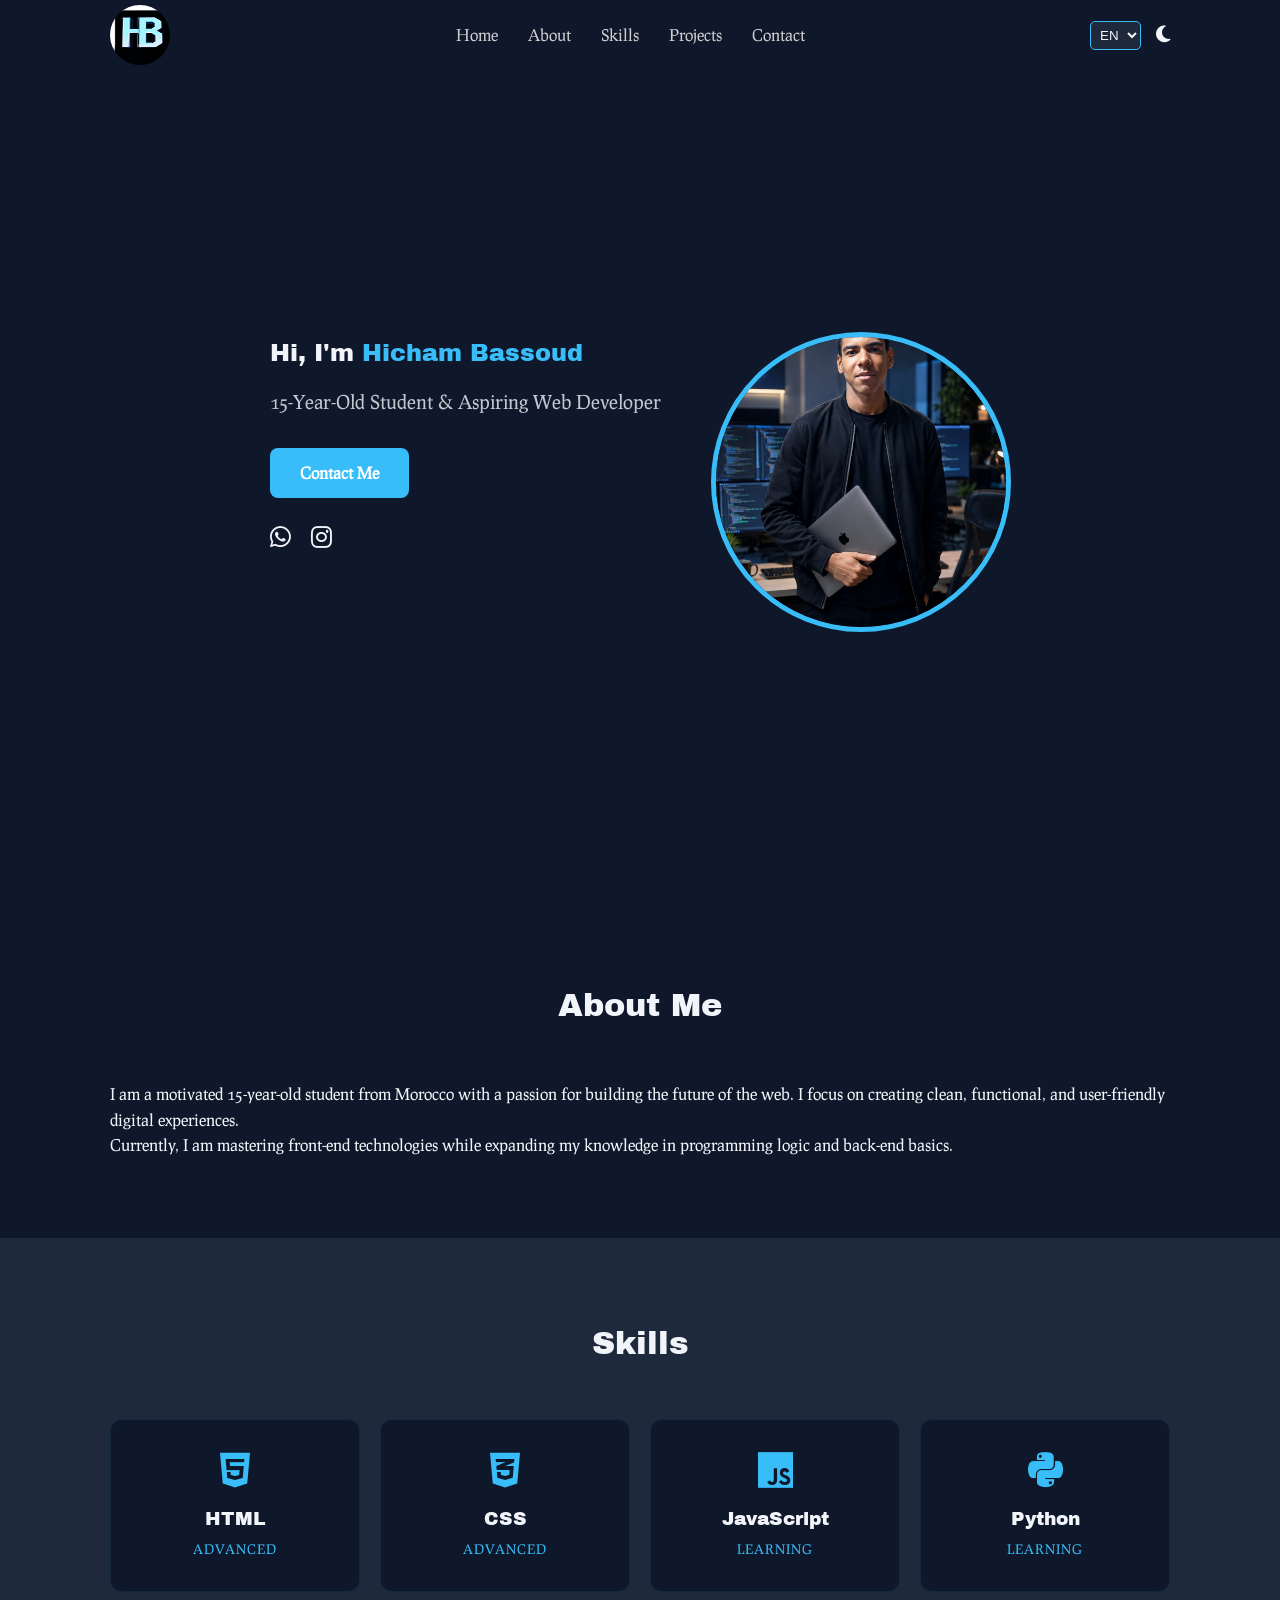
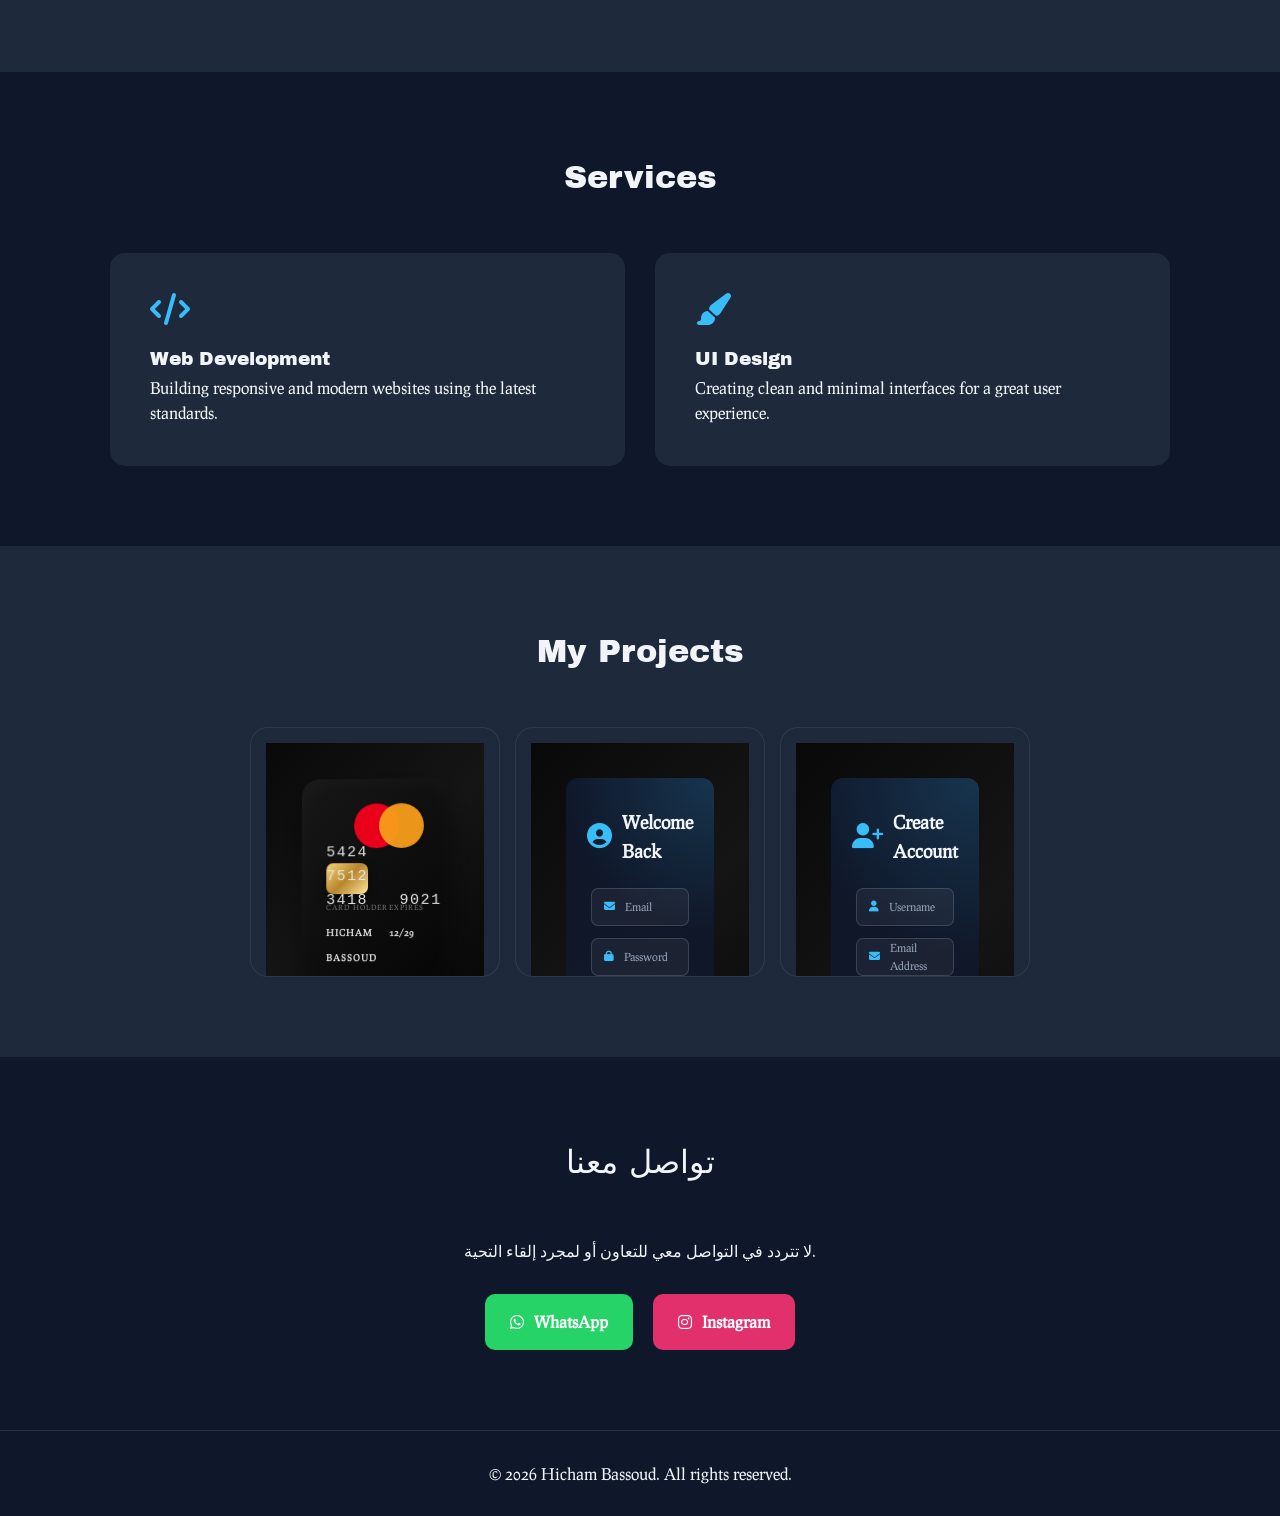
<file: index.html>
<!DOCTYPE html>
<html lang="en" data-theme="dark">

<head>

    <meta charset="UTF-8">

    <meta name="viewport" content="width=device-width, initial-scale=1.0">

    <title>Hicham Bassoud | Web Developer</title>

    <link rel="stylesheet" href="style.css">

    <!-- Icons -->
    <link rel="stylesheet"
          href="https://cdnjs.cloudflare.com/ajax/libs/font-awesome/6.4.0/css/all.min.css">

    <!-- Fonts -->
    <link href="https://fonts.googleapis.com/css2?family=Inter:wght@300;400;600;700&family=Tajawal:wght@400;700&display=swap"
          rel="stylesheet">

    <link rel="preconnect" href="https://fonts.googleapis.com">

    <link rel="preconnect" href="https://fonts.gstatic.com" crossorigin>

    <link href="https://fonts.googleapis.com/css2?family=Inter:wght@400;500;600;700;800&display=swap"
          rel="stylesheet">

</head>


<body>


    <!-- ================= NAVIGATION ================= -->

    <nav>

        <div class="container nav-container">

            <div class="img_logo">

                <img src="logo.jpg" alt="Hicham Bassoud Logo">

            </div>


            <ul class="nav-links">

                <li>
                    <a href="#home" data-i18n="nav-home">
                        Home
                    </a>
                </li>

                <li>
                    <a href="#about" data-i18n="nav-about">
                        About
                    </a>
                </li>

                <li>
                    <a href="#skills" data-i18n="nav-skills">
                        Skills
                    </a>
                </li>

                <li>
                    <a href="#projects" data-i18n="nav-projects">
                        Projects
                    </a>
                </li>

                <li>
                    <a href="#contact" data-i18n="nav-contact">
                        Contact
                    </a>
                </li>

            </ul>


            <div class="nav-btns">

                <select id="lang-switcher">

                    <option value="en">EN</option>

                    <option value="fr">FR</option>

                    <option value="ar">AR</option>

                </select>


                <button id="theme-toggle">

                    <i class="fas fa-moon"></i>

                </button>


                <div class="hamburger">

                    <span></span>
                    <span></span>
                    <span></span>

                </div>

            </div>

        </div>

    </nav>



    <!-- ================= HERO SECTION ================= -->

    <section id="home" class="hero">

        <div class="container">

            <div class="hero-content">

                <h1 data-i18n="hero-title">

                    Hi, I'm
                    <span class="highlight">
                        Hicham Bassoud
                    </span>

                </h1>


                <p class="subtitle" data-i18n="hero-subtitle">

                    15-Year-Old Student & Aspiring Web Developer

                </p>


                <div class="hero-btns">

                    <a href="#contact"
                       class="btn primary"
                       data-i18n="btn-contact">

                        Contact Me

                    </a>


                    <div class="social-icons">

                        <a href="https://wa.me/212751402319"
                           target="_blank">

                            <i class="fab fa-whatsapp"></i>

                        </a>


                        <a href="https://www.instagram.com/alpha_x___00?igsi=Ym5qM2xybjVmcWQw"
                           target="_blank">

                            <i class="fab fa-instagram"></i>

                        </a>

                    </div>

                </div>

            </div>


            <div class="hero-img">

                <div class="img-border">

                    <img src="Program.jpg"
                         alt="Programming">

                </div>

            </div>

        </div>

    </section>



    <!-- ================= ABOUT SECTION ================= -->

    <section id="about">

        <div class="container">

            <h2 class="section-title"
                data-i18n="about-title">

                About Me

            </h2>


            <div class="about-grid">

                <div class="about-text">

                    <p data-i18n="about-p1">

                        I am a motivated 15-year-old student from Morocco
                        with a passion for building the future of the web.
                        I focus on creating clean, functional, and
                        user-friendly digital experiences.

                    </p>


                    <p data-i18n="about-p2">

                        Currently, I am mastering front-end technologies
                        while expanding my knowledge in programming logic
                        and back-end basics.

                    </p>

                </div>

            </div>

        </div>

    </section>



    <!-- ================= SKILLS SECTION ================= -->

    <section id="skills" class="bg-alt">

        <div class="container">

            <h2 class="section-title"
                data-i18n="skills-title">

                Skills

            </h2>


            <div class="skills-grid">


                <div class="skill-card">

                    <i class="fab fa-html5"></i>

                    <h3>
                        HTML
                    </h3>

                    <span class="level"
                          data-i18n="lvl-adv">

                        Advanced

                    </span>

                </div>



                <div class="skill-card">

                    <i class="fab fa-css3-alt"></i>

                    <h3>
                        CSS
                    </h3>

                    <span class="level"
                          data-i18n="lvl-adv">

                        Advanced

                    </span>

                </div>



                <div class="skill-card">

                    <i class="fab fa-js"></i>

                    <h3>
                        JavaScript
                    </h3>

                    <span class="level"
                          data-i18n="lvl-learn">

                        Learning

                    </span>

                </div>



                <div class="skill-card">

                    <i class="fab fa-python"></i>

                    <h3>
                        Python
                    </h3>

                    <span class="level"
                          data-i18n="lvl-learn">

                        Learning

                    </span>

                </div>


            </div>

        </div>

    </section>



    <!-- ================= SERVICES SECTION ================= -->

    <section id="services">

        <div class="container">

            <h2 class="section-title"
                data-i18n="services-title">

                Services

            </h2>


            <div class="services-grid">


                <div class="service-item">

                    <i class="fas fa-code"></i>

                    <h3 data-i18n="ser-1-t">

                        Web Development

                    </h3>

                    <p data-i18n="ser-1-d">

                        Building responsive and modern websites
                        using the latest standards.

                    </p>

                </div>



                <div class="service-item">

                    <i class="fas fa-paint-brush"></i>

                    <h3 data-i18n="ser-2-t">

                        UI Design

                    </h3>

                    <p data-i18n="ser-2-d">

                        Creating clean and minimal interfaces
                        for a great user experience.

                    </p>

                </div>


            </div>

        </div>

    </section>



    <!-- ================= PROJECTS SECTION ================= -->

    <section id="projects" class="bg-alt">

        <div class="container">

            <h2 class="section-title"
                data-i18n="projects-title">

                My Projects

            </h2>


            <div class="projects-grid">



                <!-- ================= PROJECT 01 ================= -->

                <div class="project-card">


                    <div class="project-image">

                        <div class="mastercard-preview">


                            <div class="mc-logo">

                                <span></span>
                                <span></span>

                            </div>


                            <div class="mc-chip"></div>


                            <div class="mc-number">

                                5424&nbsp;&nbsp;
                                7512&nbsp;&nbsp;
                                3418&nbsp;&nbsp;
                                9021

                            </div>


                            <div class="mc-bottom">


                                <div>

                                    <small>
                                        CARD HOLDER
                                    </small>

                                    <strong>
                                        HICHAM BASSOUD
                                    </strong>

                                </div>


                                <div>

                                    <small>
                                        EXPIRES
                                    </small>

                                    <strong>
                                        12/29
                                    </strong>

                                </div>


                            </div>

                        </div>

                    </div>



                    <div class="project-content">


                        <div class="project-top">

                            <span class="project-category">
                                Web Design
                            </span>

                            <span class="project-number">
                                01
                            </span>

                        </div>


                        <h3>
                            Mastercard UI
                        </h3>


                        <p>

                            A modern and realistic Mastercard interface
                            created with HTML and CSS, focusing on clean
                            design, responsive layout and visual details.

                        </p>


                        <div class="project-tech">

                            <span>HTML</span>
                            <span>CSS</span>
                            <span>Responsive</span>

                        </div>


                        <div class="project-actions">


                            <a href="Mastercard/index.html"
                               target="_blank"
                               class="project-btn project-primary">

                                View Project

                                <i class="fas fa-arrow-right"></i>

                            </a>


                            <a href="Mastercard/index.html"
                               target="_blank"
                               class="project-icon">

                                <i class="fas fa-up-right-from-square"></i>

                            </a>


                        </div>

                    </div>

                </div>



                <!-- ================= PROJECT 02 ================= -->

                <div class="project-card">


                    <div class="project-image">


                        <div class="login-preview">


                            <div class="login-preview-title">

                                <i class="fas fa-user-circle"></i>

                                <span>
                                    Welcome Back
                                </span>

                            </div>


                            <div class="login-input">

                                <i class="fas fa-envelope"></i>

                                <span>
                                    Email
                                </span>

                            </div>


                            <div class="login-input">

                                <i class="fas fa-lock"></i>

                                <span>
                                    Password
                                </span>

                            </div>


                            <div class="login-forgot">

                                Forgot Password?

                            </div>


                            <div class="login-button">

                                LOGIN

                            </div>


                            <div class="login-signup">

                                Don't have an account?

                                <span>
                                    Sign Up
                                </span>

                            </div>


                        </div>

                    </div>



                    <div class="project-content">


                        <div class="project-top">

                            <span class="project-category">
                                Web Design
                            </span>

                            <span class="project-number">
                                02
                            </span>

                        </div>


                        <h3>
                            Login
                        </h3>


                        <p>

                            A clean and modern login page built with
                            HTML and CSS, featuring a simple interface,
                            smooth animations and responsive design.

                        </p>


                        <div class="project-tech">

                            <span>HTML</span>
                            <span>CSS</span>
                            <span>Responsive</span>

                        </div>


                        <div class="project-actions">


                            <a href="Login/index.html"
                               target="_blank"
                               class="project-btn project-primary">

                                View Project

                                <i class="fas fa-arrow-right"></i>

                            </a>


                            <a href="Login/index.html"
                               target="_blank"
                               class="project-icon">

                                <i class="fas fa-up-right-from-square"></i>

                            </a>


                        </div>

                    </div>

                </div>



                <!-- ================= PROJECT 03 ================= -->

                <div class="project-card">


                    <div class="project-image">


                        <div class="login-preview">


                            <div class="login-preview-title">

                                <i class="fas fa-user-plus"></i>

                                <span>
                                    Create Account
                                </span>

                            </div>


                            <div class="login-input">

                                <i class="fas fa-user"></i>

                                <span>
                                    Username
                                </span>

                            </div>


                            <div class="login-input">

                                <i class="fas fa-envelope"></i>

                                <span>
                                    Email Address
                                </span>

                            </div>


                            <div class="login-input">

                                <i class="fas fa-lock"></i>

                                <span>
                                    Create Password
                                </span>

                            </div>


                            <div class="login-input">

                                <i class="fas fa-shield-alt"></i>

                                <span>
                                    Confirm Password
                                </span>

                            </div>


                            <div class="login-button">

                                CREATE ACCOUNT

                            </div>


                            <div class="login-signup">

                                Already have an account?

                                <span>
                                    Login
                                </span>

                            </div>


                        </div>

                    </div>



                    <div class="project-content">


                        <div class="project-top">

                            <span class="project-category">
                                Web Design
                            </span>

                            <span class="project-number">
                                03
                            </span>

                        </div>


                        <h3>
                            Login Form
                        </h3>


                        <p>

                            A modern and stylish login form created with
                            HTML and CSS, featuring clean input fields,
                            smooth animations and a responsive design.

                        </p>


                        <div class="project-tech">

                            <span>HTML</span>
                            <span>CSS</span>
                            <span>Responsive</span>

                        </div>


                        <div class="project-actions">


                            <a href="Login%20Form/index.html"
                               target="_blank"
                               class="project-btn project-primary">

                                View Project

                                <i class="fas fa-arrow-right"></i>

                            </a>


                            <a href="Login%20Form/index.html"
                               target="_blank"
                               class="project-icon"
                               aria-label="Open Login Form">

                                <i class="fas fa-up-right-from-square"></i>

                            </a>


                        </div>

                    </div>

                </div>


            </div>

        </div>

    </section>



    <!-- ================= CONTACT SECTION ================= -->

    <section id="contact">

        <div class="container">


            <h2 class="section-title"
                data-i18n="contact-title">

                تواصل معنا

            </h2>


            <div class="contact-wrapper">


                <div class="contact-info">


                    <p data-i18n="contact-p">

                        لا تتردد في التواصل معي للتعاون
                        أو لمجرد إلقاء التحية.

                    </p>


                    <div class="contact-links">


                        <a href="https://wa.me/212751402319"
                           class="contact-btn wa">

                            <i class="fab fa-whatsapp"></i>

                            WhatsApp

                        </a>


                        <a href="https://www.instagram.com/alpha_x___00?igsi=Ym5qM2xybjVmcWQw"
                           class="contact-btn ig">

                            <i class="fab fa-instagram"></i>

                            Instagram

                        </a>


                    </div>

                </div>

            </div>

        </div>

    </section>



    <!-- ================= FOOTER ================= -->

    <footer>

        <p>

            &copy; 2026 Hicham Bassoud.

            <span data-i18n="footer">

                All rights reserved.

            </span>

        </p>

    </footer>



    <!-- JavaScript -->

    <script src="script.js"></script>


</body>

        </html>
</file>
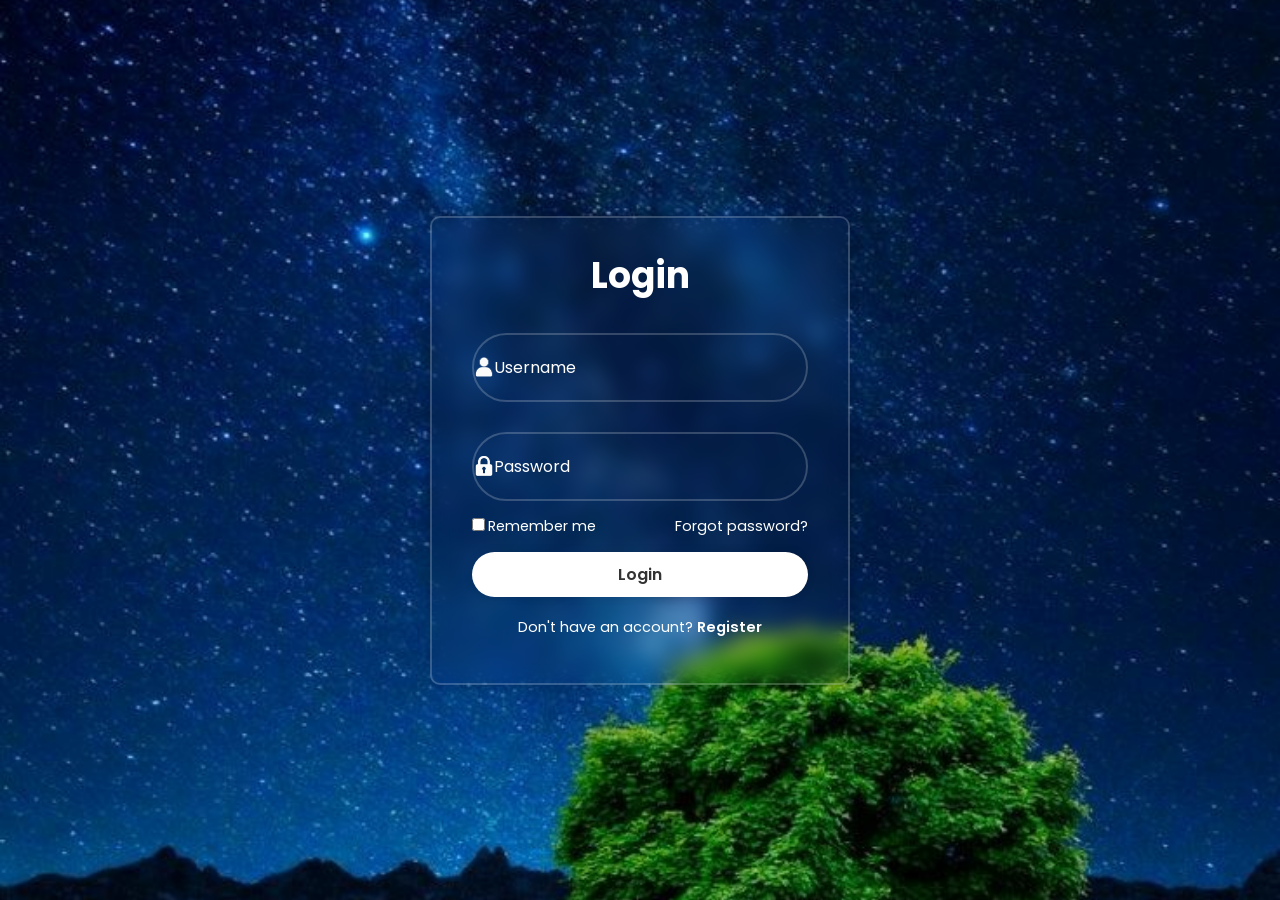
<file: Login Form/index.html>
<!DOCTYPE html>
<html lang="en">
<head>
  <meta charset="UTF-8">
  <meta name="viewport" content="width=device-width, initial-scale=1.0">
  <title>Login Form | Zyrox_web</title>
  <link rel="stylesheet" href="style.css">
</head>
<body>
  <div class="wrapper">
    <form action="#">
      <h1>Login</h1>
      <div class="input-box">
        <img src="User.png" alt="Icon Username"/>
        <input type="text" placeholder="Username" required/>
      </div>
      <div class="input-box">
        <img src="Look.png" alt="Icon password"/>
        <input type="password" placeholder="Password" required/>
      </div>
      <div class="remember-forgot">
        <label><input type="checkbox"/>Remember me</label> 
        <a href="#">Forgot password?</a>
      </div>
      <button type="submit" class="btn">Login</button>
      <div class="register-link">
        <p>Don't have an account? <a href="#">Register</a></p>
      </div>
      </div> 
    </form>
  </div>
</body>
</html>
</file>
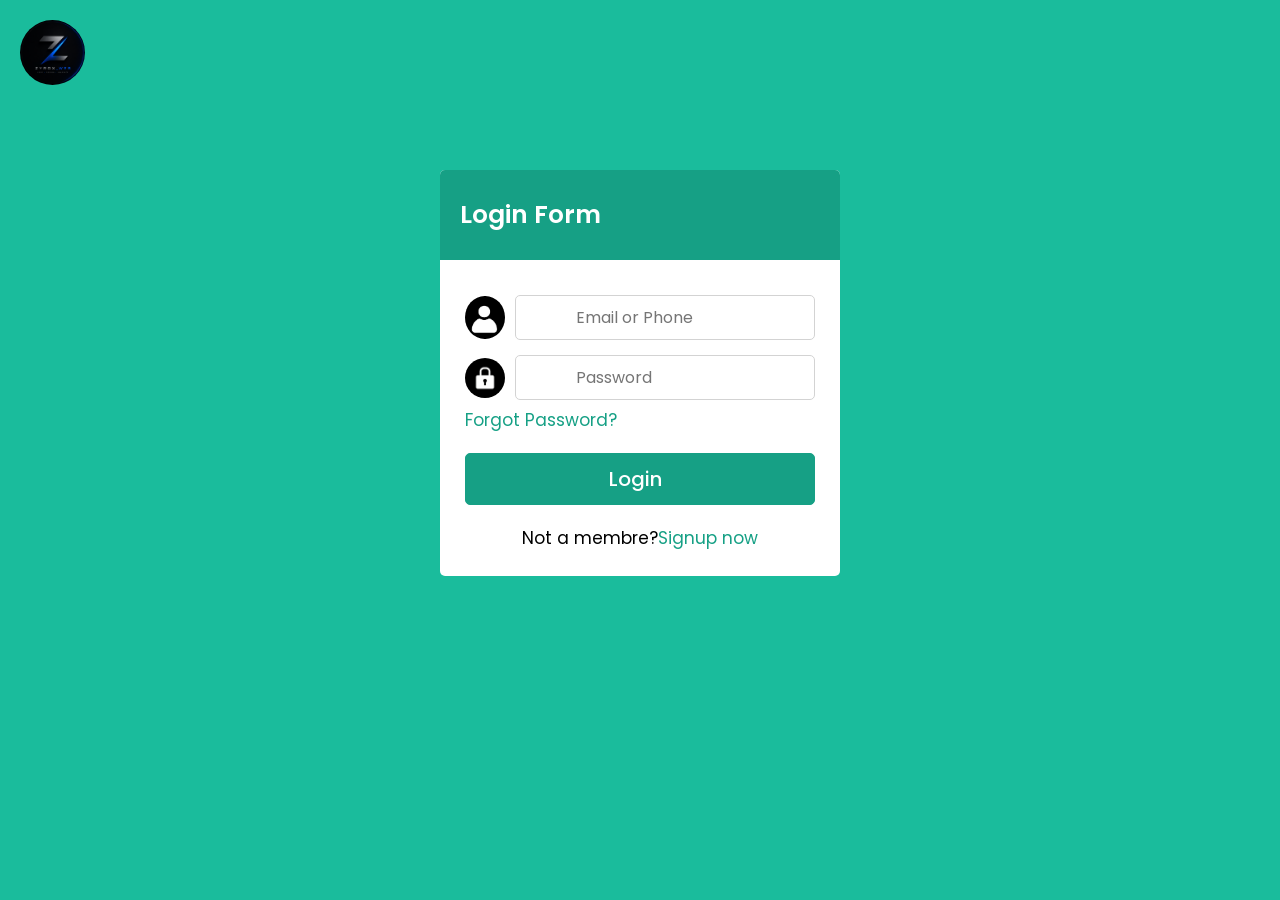
<file: Login/index.html>
<!DOCTYPE html>
<html lang="en">
<head>
  <meta charset="UTF-8">
  <meta name="viewport" content="width=device-width, initial-scale=1.0">
  <title>Login Form | Zyrox_web </title>
  <link rel="stylesheet" href="style.css">
</head>
<body>
  <div class="containe">
     <div class="Logo">
    <img src="Logo.png" alt="Logo Zyrox_web"/>
    </div>

    <div class="wrapper">
      <div class="title"><span>Login Form</span></div>
      <form action="#">
        
      <!-- أيقونة المتخدم---> 
      <div class="row">
        <img src="Icon.jpg" width="40"/>
        <i class="fas fa-user"></i>
        <input type="text" placeholder="Email or Phone" required>
      </div>
      <!--أيقونة القفل---> 
      <div class="row">
        <img src="Look.jpg" width="40"/>
        <i class="fas fa-lock"></i>
        <input type="password" placeholder="Password" required>
      </div> 
      <!-- أيقونة الدخول أو لتسجسل--> 
      <div class="pass"><a href="#">Forgot Password?</a></div>
      <div class="message">
        <input type="submit" value="Login"/>
      </div> 
      <div class="signup-link">Not a membre?<a href="#">Signup now</a></div>
    </form>
  </div>
</body>
</html>
</file>
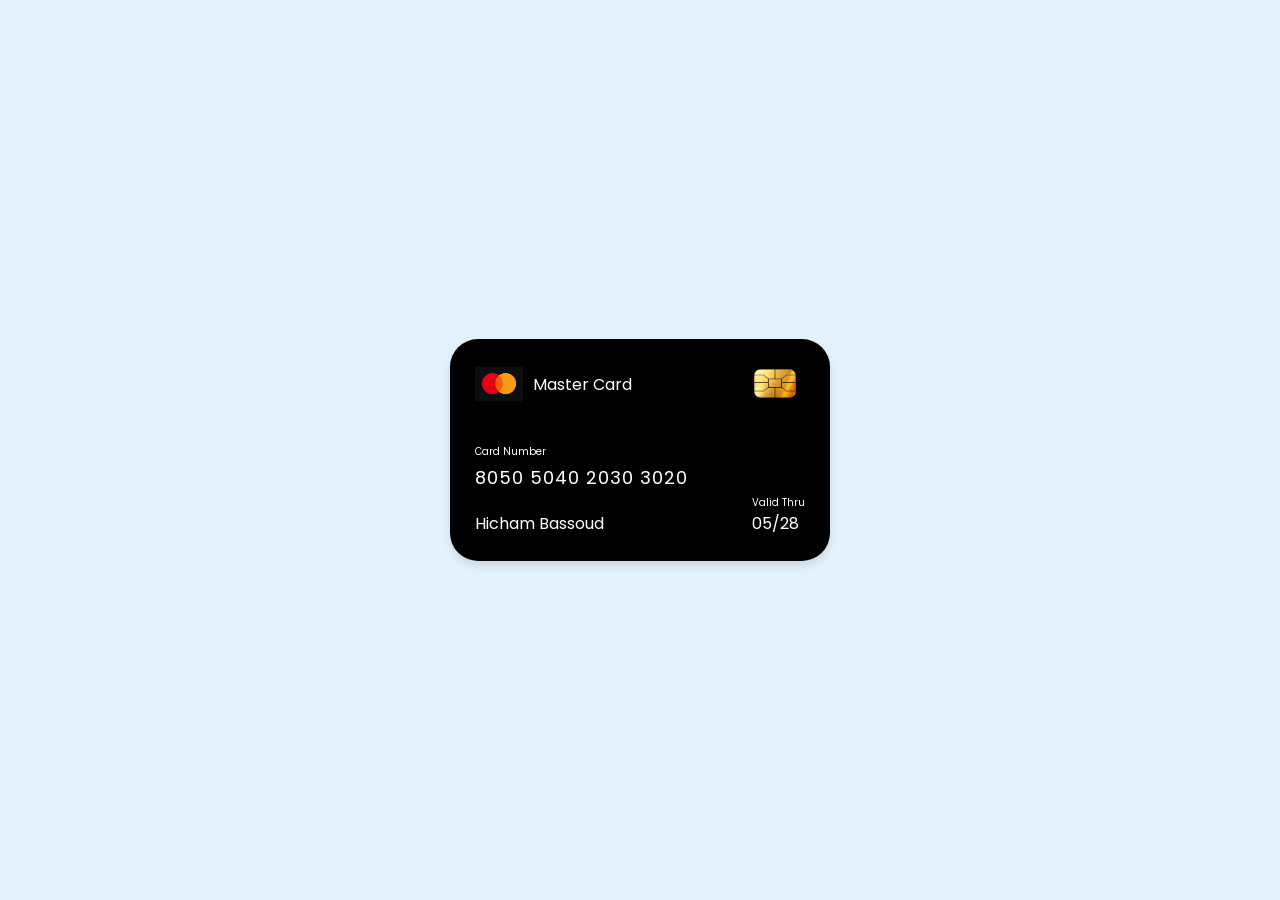
<file: Mastercard/index.html>
<!DOCTYPE html>
<html lang="en">
<head>
    <meta charset="UTF-8">
    <title>Credit Card Ui Desin</title>
    <link rel="stylesheet" href="style.css">
</head>
<body>
    <div class="container">
        <header>
            <span class="logo">
              <img src="Logo.png">
              <h5>Master Card</h5>
            </span>
            <img src="Photo.png" alt="" class="chip"/>
        </header>
        
        <div class="card-details">
            <div class="name-number">
                <h6>Card Number</h6>
                <h5 class="number">8050 5040 2030 3020</h5>
                <h5 class="name">Hicham Bassoud</h5>
            </div>
            <div class="valid-data">
                <h6>Valid Thru</h6>
                <h5>05/28</h5>
            </div>
        </div>
    </div>

</body>
</html>
</file>
<file: style.css>
@import url('https://fonts.googleapis.com/css2?family=Archivo+Black&display=swap');
@import url('https://fonts.googleapis.com/css2?family=Prociono&display=swap');
h1, h2, h3 {
    font-family: 'Archivo Black', sans-serif;
    font-weight: 400;
}
:root {
    --bg-color: #0f172a;
    --text-color: #f1f5f9;
    --accent-color: #38bdf8;
    --card-bg: #1e293b;
    --section-padding: 80px 20px;
    --transition: all 0.3s ease;
}

[data-theme="light"] {
    --bg-color: #f8fafc;
    --text-color: #0f172a;
    --accent-color: #0284c7;
    --card-bg: #ffffff;
}

* {
    margin: 0;
    padding: 0;
    box-sizing: border-box;
}

html {
    scroll-behavior: smooth;
}

body {
    font-family: 'Prociono', serif;
    background-color: var(--bg-color);
    color: var(--text-color);
    line-height: 1.6;
    transition: var(--transition);
}

[lang="ar"] body {
    font-family: 'Tajawal', sans-serif;
    direction: rtl;
}

.container {
    max-width: 1100px;
    margin: 0 auto;
    padding: 0 20px;
}

/* Nav */
nav {
    height: 70px;
    display: flex;
    align-items: center;
    position: fixed;
    top: 0;
    width: 100%;
    background: var(--bg-color);
    z-index: 1000;
    box-shadow: 0 2px 10px rgba(255, 0, 0, 0);
}

.nav-container {
    display: flex;
    justify-content: space-between;
    align-items: center;
    width: 100%;
}

.logo {
    font-size: 1.5rem;
    font-weight: 700;
}

.logo span { color: var(--accent-color); }

.nav-links {
    display: flex;
    list-style: none;
    gap: 30px;
}

.nav-links a {
    text-decoration: none;
    color: #CDCDCF;
    font-weight: 500;
    transition: var(--transition);
}

.nav-links a:hover {
    border-bottom: 3px solid #FFE300;
    color: #FFFFFF;
}

.nav-btns {
    display: flex;
    align-items: center;
    gap: 15px;
}

#lang-switcher {
    background: var(--card-bg);
    color: var(--text-color);
    border: 1px solid var(--accent-color);
    padding: 5px;
    border-radius: 5px;
    cursor: pointer;
}

#theme-toggle {
    background: none;
    border: none;
    color: var(--text-color);
    font-size: 1.2rem;
    cursor: pointer;
}

/* Hero */
.hero {
    height: 100vh;
    display: flex;
    align-items: center;
    padding-top: 70px;
}

.hero .container {
    display: flex;
    align-items: center;
    justify-content: space-between;
    gap: 50px;
}

.highlight { color: var(--accent-color); }

.subtitle {
    font-size: 1.2rem;
    margin: 15px 0 30px;
    opacity: 0.8;
}
.hero-img img {
    width: 300px;
    height: 300px;
    border-radius: 50%;
    object-fit: cover;
    border: 5px solid var(--accent-color);
    position: relative;
    top: 40px;
}
.container nav-container.img_logo {
    width: 280px;
    height: 180px;
}
.img_logo {
    height: 60px;
    width: 60px;
    border-radius: 50%;
}
.img_logo img {
    width: 60px;
    height: 60px;
    border-radius: 50%;
    display: block;
} 
.btn {
    padding: 12px 30px;
    border-radius: 8px;
    text-decoration: none;
    font-weight: 600;
    display: inline-block;
    transition: var(--transition);
}

.btn.primary {
    background: var(--accent-color);
    color: #fff;
}

.btn.primary:hover { transform: translateY(-3px); opacity: 0.9; }

.social-icons {
    margin-top: 20px;
    display: flex;
    gap: 20px;
}

.social-icons a {
    font-size: 1.5rem;
    color: var(--text-color);
    transition: var(--transition);
}

.social-icons a:hover { color: var(--accent-color); }

/* Sections */
section { padding: var(--section-padding); }
.bg-alt { background-color: var(--card-bg); }
.section-title {
    text-align: center;
    font-size: 2rem;
    margin-bottom: 50px;
}

/* Skills */
.skills-grid {
    display: grid;
    grid-template-columns: repeat(auto-fit, minmax(150px, 1fr));
    gap: 20px;
}

.skill-card {
    background: var(--bg-color);
    padding: 30px;
    text-align: center;
    border-radius: 12px;
    border: 1px solid rgba(56, 189, 248, 0.1);
}

.skill-card i {
    font-size: 2.5rem;
    color: var(--accent-color);
    margin-bottom: 15px;
}

.level {
    font-size: 0.8rem;
    text-transform: uppercase;
    letter-spacing: 1px;
    color: var(--accent-color);
}

/* Services */
.services-grid {
    display: grid;
    grid-template-columns: repeat(auto-fit, minmax(280px, 1fr));
    gap: 30px;
}

.service-item {
    background: var(--card-bg);
    padding: 40px;
    border-radius: 15px;
    transition: var(--transition);
}

.service-item i {
    font-size: 2rem;
    margin-bottom: 20px;
    color: var(--accent-color);
}

/* Contact */
.contact-wrapper {
    text-align: center;
    max-width: 600px;
    margin: 0 auto;
}

.contact-links {
    display: flex;
    justify-content: center;
    gap: 20px;
    margin-top: 30px;
    flex-wrap: wrap;
}

.contact-btn {
    padding: 15px 25px;
    border-radius: 10px;
    text-decoration: none;
    color: white;
    font-weight: bold;
    display: flex;
    align-items: center;
    gap: 10px;
}

.wa { background: #25D366; }
.ig { background: #E1306C; }

/* Mobile Menu */
.hamburger { display: none; cursor: pointer; }
.hamburger span {
    display: block;
    width: 25px;
    height: 3px;
    background: var(--text-color);
    margin: 5px 0;
}

@media (max-width: 768px) {
    .nav-links {
        display: none; /* Add JS to toggle this */
    }
    .hamburger { display: block; }
    .hero .container { flex-direction: column-reverse; text-align: center; }
    .hero-img img { width: 200px; height: 200px; }
}

footer {
    text-align: center;
    padding: 30px;
    border-top: 1px solid rgba(255,255,255,0.1);
} 
/* =========================
   PROJECTS SECTION
========================= */
.projects-grid {
    display: grid;
    grid-template-columns: repeat(3, 250px);
    justify-content: center;
    gap: 15px;
    width: 100%;
    margin-top: 45px;
}

.project-card {
    width: 250px;
    height: 250px;
    overflow: hidden;
    background: var(--card-bg);
    border: 1px solid rgba(255,255,255,0.08);
    border-radius: 18px;
    padding: 15px;
    margin: 0;
    box-sizing: border-box;
    transition: 0.4s ease;
} 

.project-card:hover {
    transform: translateY(-10px);
    border-color: var(--accent-color);
    box-shadow: 0 20px 50px rgba(0,0,0,0.35);
}

/* Mastercard Preview */

.project-image {
    padding: 35px;
    background: linear-gradient(
        135deg,
        #090909,
        #151515,
        #050505
    );
}

.mastercard-preview {
    position: relative;
    height: 210px;
    padding: 25px;
    border-radius: 18px;
    overflow: hidden;

    background:
        linear-gradient(
            135deg,
            #171717,
            #050505
        );

    box-shadow:
        0 15px 35px rgba(0,0,0,0.5),
        inset 0 0 30px rgba(255,255,255,0.03);

    transform: perspective(900px) rotateX(3deg) rotateY(-4deg);
    transition: 0.5s ease;
}

.project-card:hover .mastercard-preview {
    transform: perspective(900px) rotateX(0) rotateY(0) scale(1.02);
}

/* Mastercard Logo */

.mc-logo {
    position: absolute;
    top: 25px;
    right: 25px;
    display: flex;
}

.mc-logo span {
    width: 45px;
    height: 45px;
    border-radius: 50%;
    display: block;
}

.mc-logo span:first-child {
    background: #eb001b;
}

.mc-logo span:last-child {
    background: #f79e1b;
    margin-left: -20px;
    opacity: 0.95;
}

/* Chip */

.mc-chip {
    position: absolute;
    top: 85px;
    left: 25px;

    width: 42px;
    height: 31px;

    border-radius: 7px;

    background: linear-gradient(
        135deg,
        #f8d77a,
        #b8862c,
        #ffe69a
    );

    box-shadow: 0 4px 10px rgba(0,0,0,0.4);
}

/* Card Number */

.mc-number {
    position: absolute;
    left: 25px;
    bottom: 75px;

    font-size: 15px;
    letter-spacing: 1.5px;

    color: #e5e5e5;
    font-family: monospace;
}

/* Bottom */

.mc-bottom {
    position: absolute;
    left: 25px;
    right: 25px;
    bottom: 20px;

    display: flex;
    justify-content: space-between;
}

.mc-bottom small {
    display: block;
    margin-bottom: 4px;

    font-size: 7px;
    color: #777;
    letter-spacing: 1px;
}

.mc-bottom strong {
    font-size: 9px;
    color: #ddd;
    letter-spacing: 1px;
}

/* Content */

.project-content {
    padding: 28px;
}

.project-top {
    display: flex;
    justify-content: space-between;
    align-items: center;
}

.project-category {
    color: var(--accent-color);
    font-size: 12px;
    font-weight: 600;
    text-transform: uppercase;
    letter-spacing: 1px;
}

.project-number {
    color: #64748b;
    font-size: 13px;
    font-weight: 700;
}

.project-content h3 {
    margin: 14px 0 10px;
    font-size: 25px;
    color: var(--text-color);
}

.project-content p {
    color: #94a3b8;
    line-height: 1.7;
    font-size: 14px;
}

/* Technologies */

.project-tech {
    display: flex;
    flex-wrap: wrap;
    gap: 8px;
    margin: 20px 0;
}

.project-tech span {
    padding: 6px 12px;

    border-radius: 20px;

    font-size: 11px;
    font-weight: 600;

    color: var(--accent-color);

    background: rgba(56,189,248,0.08);
    border: 1px solid rgba(56,189,248,0.15);
}

/* Buttons */

.project-actions {
    display: flex;
    align-items: center;
    gap: 10px;
}

.project-btn {
    display: inline-flex;
    align-items: center;
    gap: 8px;

    padding: 11px 18px;

    border-radius: 10px;

    text-decoration: none;
    font-size: 13px;
    font-weight: 600;

    transition: 0.3s ease;
}

.project-primary {
    color: #fff;
    background: var(--accent-color);
}

.project-primary:hover {
    transform: translateX(4px);
    filter: brightness(1.1);
}

.project-icon {
    width: 42px;
    height: 42px;

    display: flex;
    align-items: center;
    justify-content: center;

    color: var(--text-color);

    border: 1px solid rgba(255,255,255,0.1);
    border-radius: 10px;

    text-decoration: none;

    transition: 0.3s ease;
}

.project-icon:hover {
    color: var(--accent-color);
    border-color: var(--accent-color);
}

/* Mobile */

@media (max-width: 600px) {

    .projects-grid {
        grid-template-columns: 1fr;
    }

    .project-image {
        padding: 20px;
    }

    .mastercard-preview {
        height: 180px;
    }

    .project-content {
        padding: 22px;
    }

}
/* ================================
   LOGIN PROJECT PREVIEW
================================ */

.login-preview {
    width: 100%;
    height: 100%;
    min-height: 260px;
    padding: 30px 25px;

    display: flex;
    flex-direction: column;
    justify-content: center;

    background:
        radial-gradient(circle at top right,
        rgba(56, 189, 248, 0.18),
        transparent 40%),
        linear-gradient(145deg, #0f172a, #111827);

    border-radius: 12px;
    box-sizing: border-box;
}

/* Title */

.login-preview-title {
    display: flex;
    align-items: center;
    justify-content: center;
    gap: 10px;

    margin-bottom: 22px;

    color: #f1f5f9;
    font-size: 18px;
    font-weight: 700;
}

.login-preview-title i {
    font-size: 25px;
    color: #38bdf8;
}

/* Inputs */

.login-input {
    width: 100%;
    height: 38px;

    display: flex;
    align-items: center;
    gap: 10px;

    padding: 0 12px;
    margin-bottom: 12px;

    box-sizing: border-box;

    border: 1px solid rgba(148, 163, 184, 0.25);
    border-radius: 7px;

    background: rgba(255, 255, 255, 0.05);

    color: #94a3b8;
    font-size: 11px;
}

.login-input i {
    color: #38bdf8;
}

/* Forgot password */

.login-forgot {
    text-align: right;

    margin-bottom: 15px;

    color: #38bdf8;
    font-size: 9px;
}

/* Login button */

.login-button {
    width: 100%;
    height: 38px;

    display: flex;
    align-items: center;
    justify-content: center;

    border-radius: 7px;

    background: #38bdf8;
    color: #0f172a;

    font-size: 11px;
    font-weight: 800;

    letter-spacing: 1px;

    box-shadow: 0 5px 18px rgba(56, 189, 248, 0.25);

    transition: 0.3s ease;
}

.login-button:hover {
    transform: scale(1.02);
}

/* Sign up */

.login-signup {
    margin-top: 15px;

    text-align: center;

    color: #64748b;
    font-size: 9px;
}

.login-signup span {
    color: #38bdf8;
    font-weight: 700;}

/* ================================
   RESPONSIVE
================================ */
@media (max-width: 850px) {
    .projects-grid {
        grid-template-columns: repeat(2, 250px);
    }
}

@media (max-width: 560px) {
    .projects-grid {
        grid-template-columns: 1fr;
    }

    .project-card {
        width: 250px;
        height: 250px;
        margin: 0 auto;
    }
}
</file>
<file: Login Form/style.css>
@import url('https://fonts.googleapis.com/css2?family=Poppins:wght@400;500;600;700&display=swap');

* {
  margin: 0;
  padding: 0;
  box-sizing: border-box;
  font-family: 'Poppins', sans-serif;
}
.input-box {
    position: relative;
    width: 100%;
    margin: 20px 0;
}

.input-box img {
    position: absolute;
    left: 1.5px;
    top: 50%;
    transform: translateY(-50%);
    width: 20px;
    height: 20px;
    object-fit: contain;
    pointer-events: none;
}

.input-box input {
    width: 100%;
    height: 50px;
    box-sizing: border-box;
    border: none;
    outline: none;
    border-radius: 10px;
} 
body {
  display: flex;
  justify-content: center;
  align-items: center;
  min-height: 100vh;
  background: url("Background2.jpg") no-repeat;
  background-size: cover;
  background-position: center;
}
.wrapper {
  width: 420px;
  background: transparent;
  border: 2px solid rgba(255, 255, 255,.2);
  backdrop-filter: blur(10px);
  box-shadow: 0 0 10px rgba(0, 0, 0, .2);
  color: #fff;
  border-radius: 10px;
  padding: 30px 40px;
}
.wrapper h1{ 
  font-size: 36px;
  text-align: center;
}
.wrapper .input-box {
  position: relative;
  width: 100%;
  height: 50%;
  margin: 30px 0;
}
.input-box input {
  width: 100%;
  height: 100%;
  background: transparent;
  border: none;
  outline: none;
  border: 2px solid rgba(255, 255, 255,.2);
  border-radius: 40px;
  font-size: 16px;
  color: #fff;
  padding: 20px 45px 20px 20px;
}
.input-box input::placeholder {
  color: #FFF;
}
.input-box i {
  position: absolute;
  right: 20px;
  top: 50%;
  transform: translateY(-50%);
  font-size: 20px;
}
.wrapper .remember-forgot{
  display: flex;
  justify-content: space-between;
  font-size: 14.5px;
  margin: -15px 0 15px;
}
.remember-forgot label input{
  accent-color: #fff;
  margin-right: 3px;
}
.remember-forgot a {
  color: #fff;
  text-decoration: none;
}  
.remember-forgot a:hover{
  text-decoration: underline;
} 
.wrapper .btn{
  width: 100%;
  height: 45px;
  background: #fff;
  border: none;
  outline: none;
  border-radius: 40px;
  box-shadow: 0 0 10px rgba(0, 0, 0, .1);
  cursor: pointer;
  font-size: 16px;
  color: #333;
  font-weight: 600;
}
.wrapper .register-link {
  font-size: 14.5px;
  text-align: center;
  margin: 20px 0 15px;
}
.register-link p a{
  color: #fff;
  font-weight: 600;
  text-decoration: none;
}
.register-link p a:hover{
  text-decoration: underline;
}
</file>
<file: Login/style.css>
@import url('https://fonts.googleapis.com/css2?family=Poppins:wght@400;500;600;700&display=swap');
* {
  margin:0;
  padding: 0;
  box-sizing: border-box;
  font-family: 'Poppins', sans-serif;
}
.Logo {
  position: fixed;
  top: 20px;
  left: 20px;
  width: 65px;
  height: 65px;
  border-radius: 50%;
  overflow: hidden;
  z-index: 1000;
}
.Logo img {
  width: 100%;
  height: 100%;
  object-fit: cover;
  display: block;
} 
body {
  background: #1abc9c;
  overflow: hidden;
}
.containe {
  max-width: 440px;
  padding: 0 20px;
  margin: 170px auto;
}
.wrapper {
  width: 100%;
  background: #fff;
  border-radius: 5px;
}
.wrapper .title{ 
  line-height: 90px;
  background: #16a085;
  padding-left: 20px;
  border-radius: 5px 5px 0 0;
  font-size: 25px;
  font-weight: 600;
  color: #fff;
}
.wrapper form{
  padding: 30px 25px 25px 25px;
}
.wrapper form .row{
  height: 45px;
  margin-bottom: 15px;
  position: relative;

}
.wrapper form .row input{
  height: 100%;
  width: 100%;
  padding-left: 60px;
  border-radius: 5px;
  border: 1px solid lightgrey;
  transition: all 0.3s ease;
  outline: none;
  font-size: 16px;
}
.wrapper form .row input:focus {
  border-color: #16a085;
  box-shadow: inset 0px 0px 2px 2px rgba(26, 188, 156, 0.25);
  
}
.wrapper form .row i{
  position: absolute;
  width: 47px;
  height: 100%;
  color: #fff;
  display: flex;
  
}
.row {
  display: flex;
  align-items: center;
  margin-top: 5px;
} 
.row img {
  margin-right: 10px;
  border-radius: 50%;
} 
.message input[type="submit"] {
    display: block;
    width: 100%;
    text-align: center;
    justify-content: center;
    cursor: pointer;
    transition: all 0.3s ease;
    height: 100%;
    width: 100%;
    outline: none;
    padding: 10px;
    padding-left: 60px;
    border-radius: 5px;
    border: 1px solid lightgrey;
}
.wrapper form .message input {
  color: #fff;
  font-weight: 500;
  font-size: 20px;
  padding-left: 0px;
  background: #16a085;
  border: 1px solid #16a085;
  cursor: pointer;
}
form .message input:hover{
  background: #12876f;
}
.wrapper form .pass {
  margin: -8px 0px 20px 0px;
}
.wrapper form .pass a {
  color: #16a085;
  font-size: 17px;
  text-decoration: none;
}
.wrapper form .pass a:hover{
  text-decoration: underline;
}
.wrapper form .signup-link {
  text-align: center;
  margin-top: 20px;
  font-size: 17px;
}
.wrapper form .signup-link a {
  color: #16a085;
  text-decoration: none;
}
form .signup-link a:hover{
  text-decoration: underline;
}
</file>
<file: Mastercard/style.css>
@import url('https://fonts.googleapis.com/css2?family=Poppins:wght@400;500;600;700&display=swap');

* {
  margin:0;
  padding: 0;
  box-sizing: border-box;
  font-family: 'Poppins', sans-serif;
}

body {
  min-height: 100vh;
  display: flex;
  align-items: center;
  justify-content: center;
  background: #e3f2fd;
}

.container {
  position: relative;
  background-image: url("bgk.jpg");
  background-size: cover;
  padding: 25px;
  border-radius: 28px;
  max-width: 380px;
  width: 100%;
  box-shadow: 0 5px 10px rgba(0, 0, 0, 0.1);
}

header, 
.logo {
  display: flex;
  align-items: center;
  justify-content: space-between;
}

h5 {
  font-size: 16px;
  font-weight: 400;
  color: #fff;
}

div .chip {
  width: 60px;
}

.logo img {
  width: 48px;
  margin-right: 10px;
}

h6 {
  color: #fff;
  font-size: 10px;
  font-weight: 400;
}

h5.number {
  margin-top: 4px;
  font-size: 18px;
  letter-spacing: 1px;
}

h5.name {
  margin-top: 20px;
}
.container .card-details {
  margin-top: 40px;
  display: flex;
  justify-content: space-between;
  align-items: flex-end;
  }
</file>
